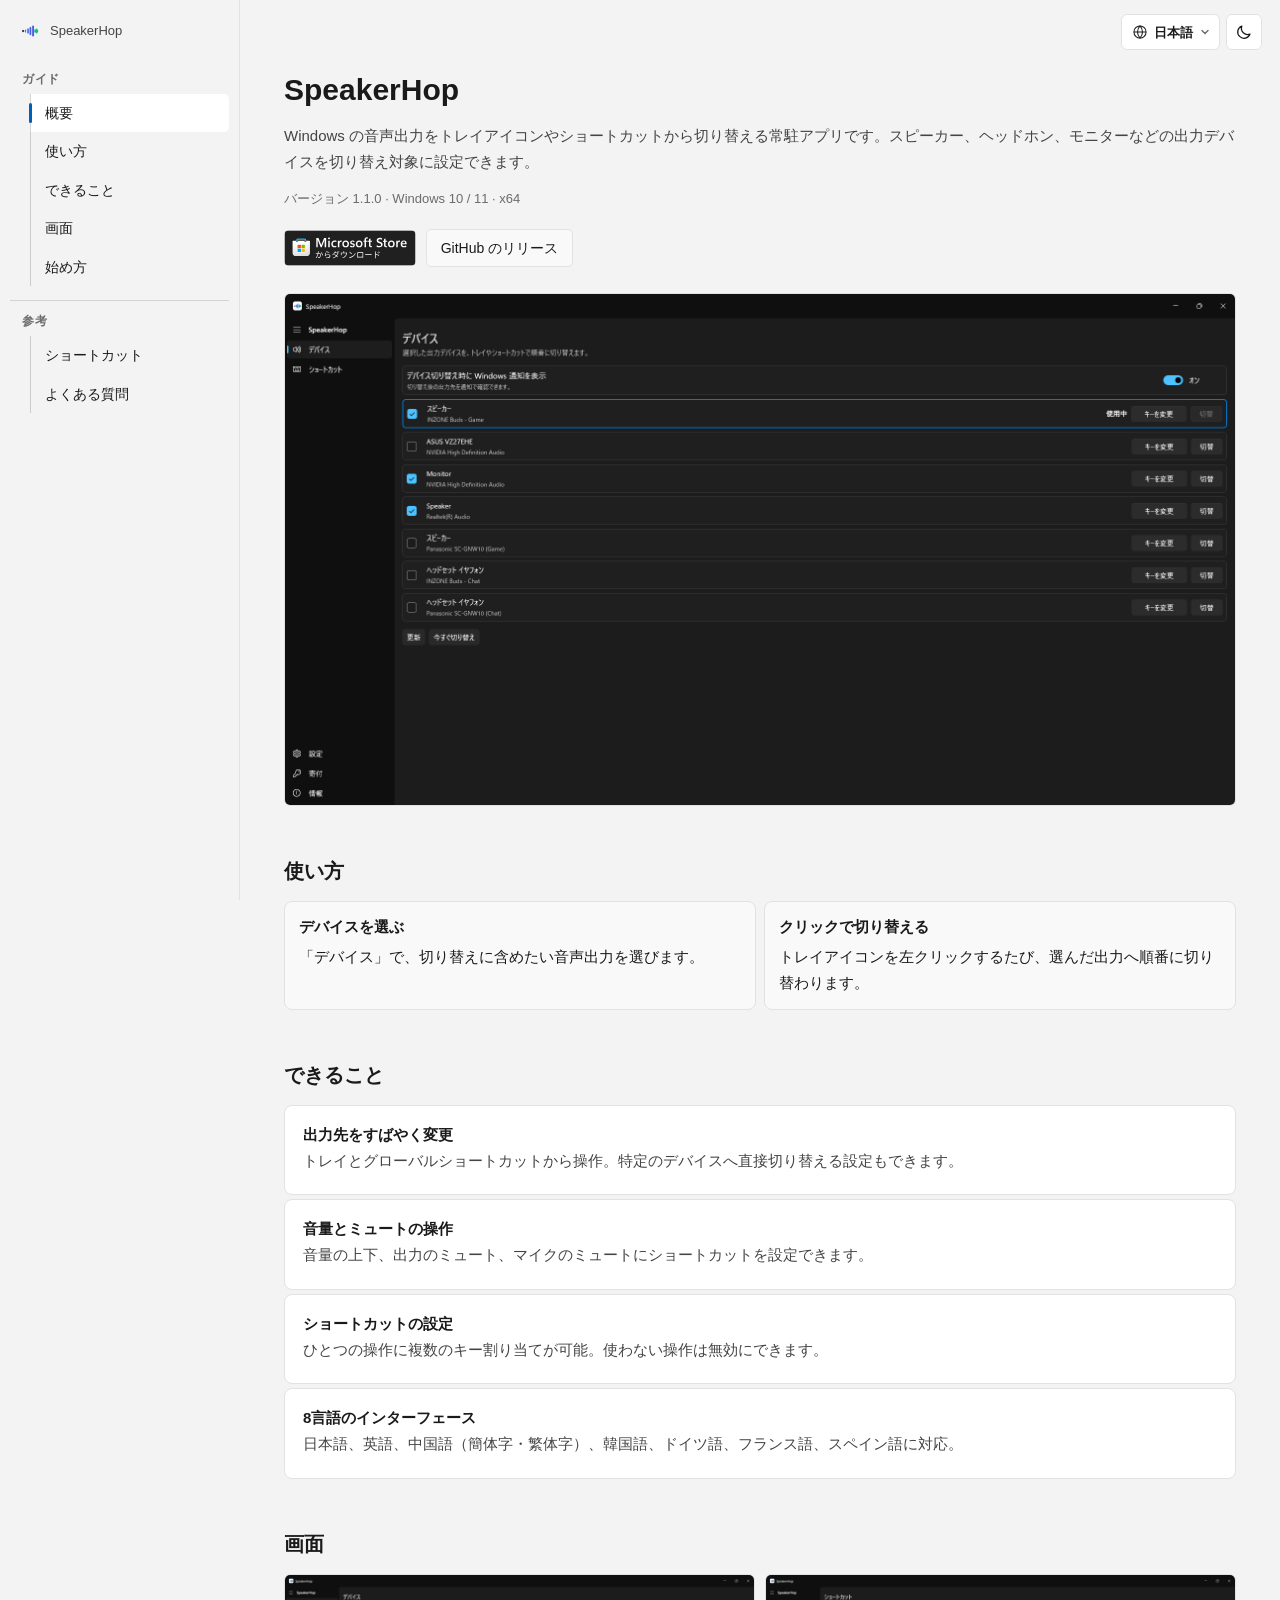
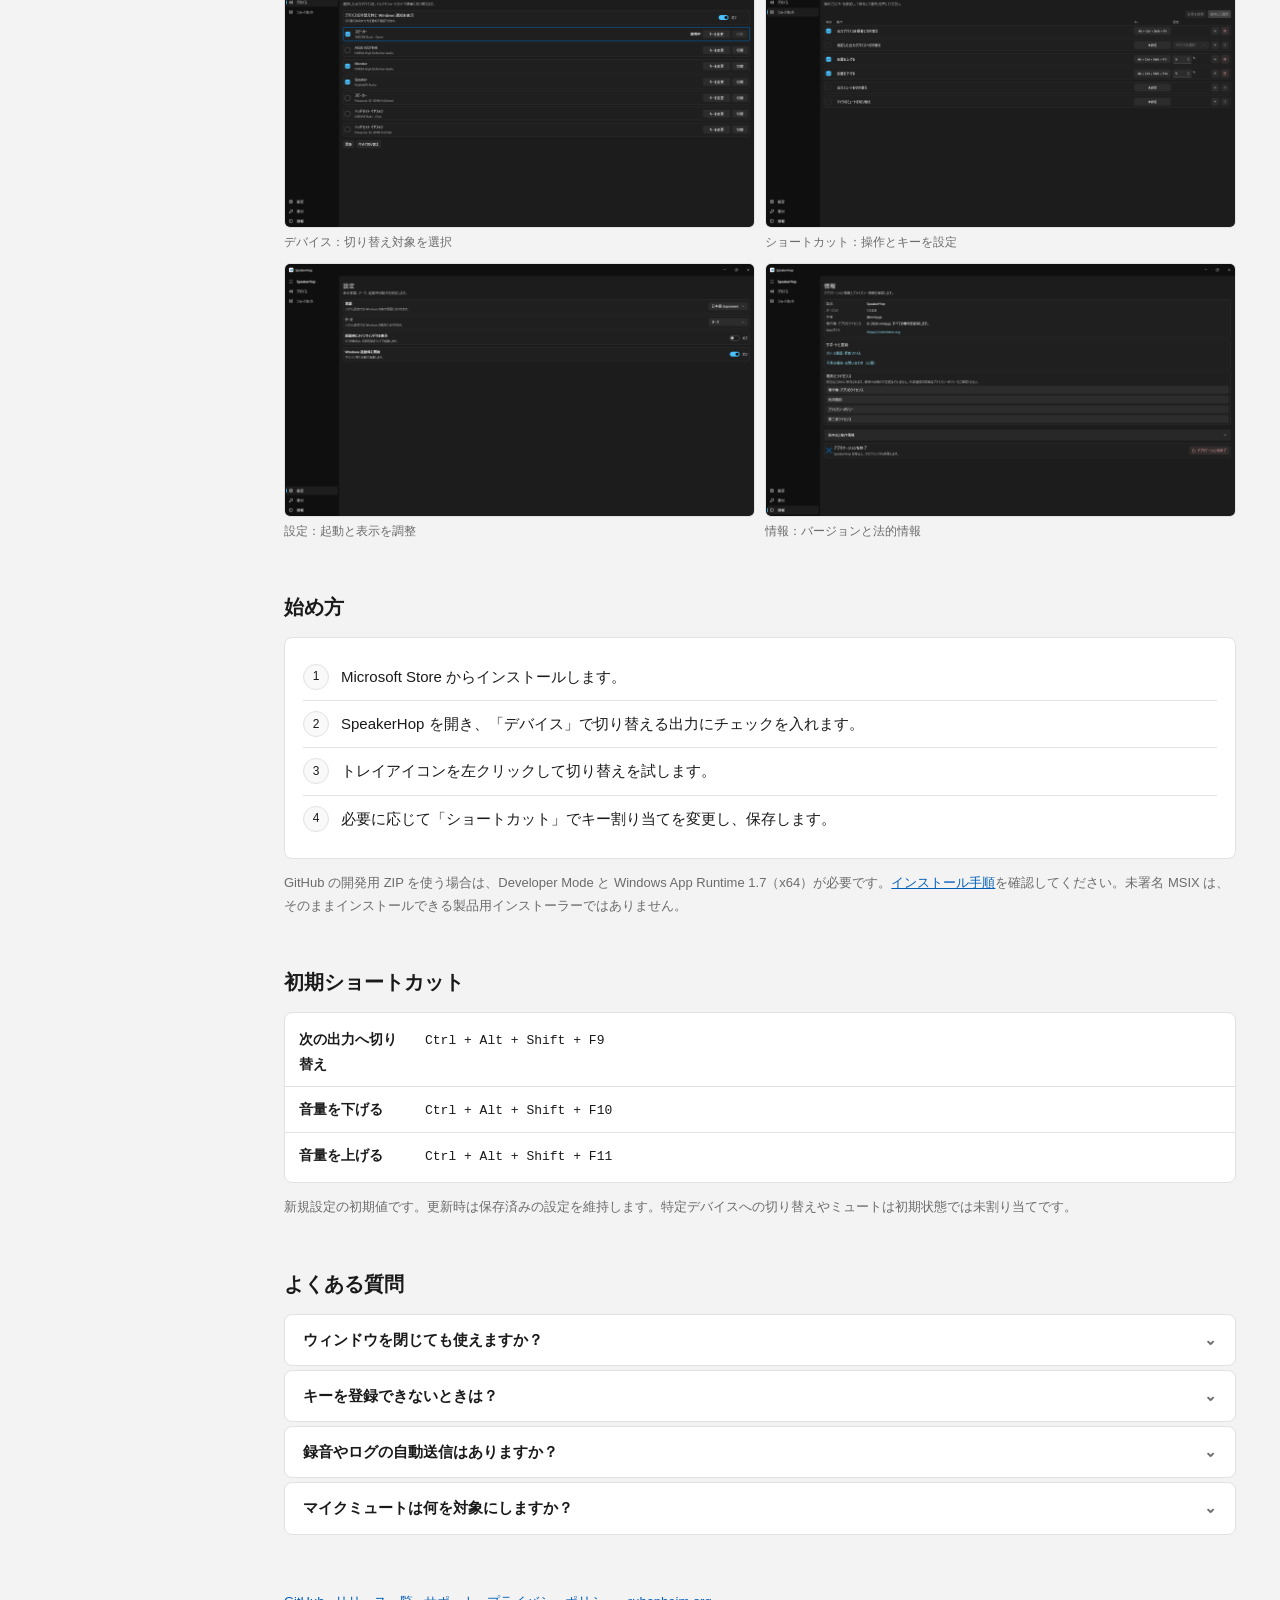
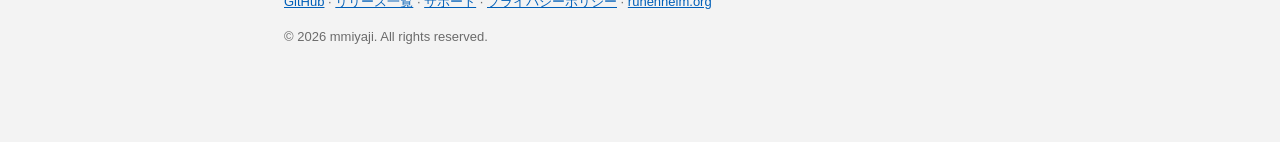
<file: index.html>
<!doctype html><html lang="ja"><head><meta charset="utf-8"><meta name="viewport" content="width=device-width,initial-scale=1"><title>SpeakerHop</title><meta name="description" content="Windows の音声出力をトレイやショートカットですばやく切り替える SpeakerHop。機能、画面、始め方をご紹介。"><meta name="color-scheme" content="dark light"><link rel="icon" href="assets/img/icon-256.png"><link rel="stylesheet" href="assets/glightbox.min.css"><link rel="stylesheet" href="assets/styles.css"><script src="assets/theme.js"></script></head><body><a data-i18n="skip" class="skip" href="#top">本文へ移動</a><div class="tools"><div class="langmenu">
<button id="lang" class="tool lang" type="button" aria-haspopup="true" aria-expanded="false" aria-controls="lang-list" aria-label="Language: 日本語" title="Language / 言語">
<svg viewBox="0 0 20 20" fill="none" stroke="currentColor" stroke-width="1.3" aria-hidden="true"><circle cx="10" cy="10" r="7.6"/><path d="M2.4 10h15.2M10 2.4c2.1 2.2 3.1 4.7 3.1 7.6s-1 5.4-3.1 7.6c-2.1-2.2-3.1-4.7-3.1-7.6s1-5.4 3.1-7.6z"/></svg>
<span id="lang-label" lang="ja">日本語</span>
<svg class="chev" viewBox="0 0 12 12" fill="none" stroke="currentColor" stroke-width="1.4" stroke-linecap="round" aria-hidden="true"><path d="M3 4.5l3 3 3-3"/></svg>
</button>
<ul id="lang-list" class="lang-list" hidden><li><a href="./" hreflang="ja" lang="ja" data-lang="ja">日本語</a></li><li><a href="?lang=en" hreflang="en" lang="en" data-lang="en">English</a></li></ul></div>
<button id="theme" class="tool theme" type="button" aria-label="表示モードを切り替え">
<svg class="sun" viewBox="0 0 20 20" fill="none" stroke="currentColor" stroke-width="1.4" stroke-linecap="round" aria-hidden="true"><circle cx="10" cy="10" r="3.6"/><path d="M10 1.8v2M10 16.2v2M1.8 10h2M16.2 10h2M4.2 4.2l1.4 1.4M14.4 14.4l1.4 1.4M4.2 15.8l1.4-1.4M14.4 5.6l1.4-1.4"/></svg>
<svg class="moon" viewBox="0 0 20 20" fill="none" stroke="currentColor" stroke-width="1.4" stroke-linejoin="round" aria-hidden="true"><path d="M16.6 12.4A7 7 0 0 1 7.6 3.4a7 7 0 1 0 9 9z"/></svg>
</button></div>
<div class="shell"><aside aria-label="Navigation"><div class="brand"><img src="assets/img/icon-256.png" alt="" width="20" height="20">SpeakerHop</div><div data-i18n="guide" class="grp">ガイド</div><a data-i18n="nav.top" href="#top">概要</a><a data-i18n="nav.how" href="#how">使い方</a><a data-i18n="nav.features" href="#features">できること</a><a data-i18n="nav.gallery" href="#gallery">画面</a><a data-i18n="nav.start" href="#start">始め方</a><div data-i18n="reference" class="grp">参考</div><a data-i18n="nav.tips" href="#tips">ショートカット</a><a data-i18n="nav.faq" href="#faq">よくある質問</a></aside><main id="top"><h1>SpeakerHop</h1><p data-i18n="intro" class="sub">Windows の音声出力をトレイアイコンやショートカットから切り替える常駐アプリです。スピーカー、ヘッドホン、モニターなどの出力デバイスを切り替え対象に設定できます。</p><p data-i18n="version" class="dim">バージョン 1.1.0 · Windows 10 / 11 · x64</p><div class="row"><a class="store" href="https://apps.microsoft.com/detail/9NVNC6TQJN0Q"><img class="on-light" src="assets/img/ms-store-badge-ja-dark.svg" data-en-src="assets/img/ms-store-badge-en-dark.svg" alt="Microsoft Store から入手" data-en-alt="Get it from Microsoft" width="132" height="36"><img class="on-dark" src="assets/img/ms-store-badge-ja-light.svg" data-en-src="assets/img/ms-store-badge-en-light.svg" alt="Microsoft Store から入手" data-en-alt="Get it from Microsoft" width="132" height="36"></a><a data-i18n="download" class="btn" href="https://github.com/mmiyaji/SpeakerHop/releases">GitHub のリリース</a></div><a class="glightbox shot-link" href="assets/img/devices-ja.png" data-en-href="assets/img/devices-en.png" data-gallery="hero"><img class="shot" src="assets/img/devices-ja.png" data-en-src="assets/img/devices-en.png" alt="切り替える出力デバイスを選択" data-en-alt="Choose output devices to cycle through" width="1920" height="1032" ></a><h2 data-i18n="how" id="how">使い方</h2><div class="state"><div class="card"><h3 data-i18n="how0" >デバイスを選ぶ</h3><p data-i18n="howp0" >「デバイス」で、切り替えに含めたい音声出力を選びます。</p></div><div class="card"><h3 data-i18n="how1" >クリックで切り替える</h3><p data-i18n="howp1" >トレイアイコンを左クリックするたび、選んだ出力へ順番に切り替わります。</p></div></div><h2 data-i18n="features" id="features">できること</h2><div class="stack"><div class="card"><h3 data-i18n="f0" >出力先をすばやく変更</h3><p data-i18n="fp0" class="sub">トレイとグローバルショートカットから操作。特定のデバイスへ直接切り替える設定もできます。</p></div><div class="card"><h3 data-i18n="f1" >音量とミュートの操作</h3><p data-i18n="fp1" class="sub">音量の上下、出力のミュート、マイクのミュートにショートカットを設定できます。</p></div><div class="card"><h3 data-i18n="f2" >ショートカットの設定</h3><p data-i18n="fp2" class="sub">ひとつの操作に複数のキー割り当てが可能。使わない操作は無効にできます。</p></div><div class="card"><h3 data-i18n="f3" >8言語のインターフェース</h3><p data-i18n="fp3" class="sub">日本語、英語、中国語（簡体字・繁体字）、韓国語、ドイツ語、フランス語、スペイン語に対応。</p></div></div><h2 data-i18n="gallery" id="gallery">画面</h2><div class="gal"><figure><a class="glightbox shot-link" href="assets/img/devices-ja.png" data-en-href="assets/img/devices-en.png" data-gallery="screens"><img class="shot" src="assets/img/devices-ja.png" data-en-src="assets/img/devices-en.png" alt="デバイス：切り替え対象を選択" data-en-alt="Devices: choose outputs" width="1920" height="1032" loading=lazy></a><figcaption data-i18n="g.devices" >デバイス：切り替え対象を選択</figcaption></figure><figure><a class="glightbox shot-link" href="assets/img/shortcuts-ja.png" data-en-href="assets/img/shortcuts-en.png" data-gallery="screens"><img class="shot" src="assets/img/shortcuts-ja.png" data-en-src="assets/img/shortcuts-en.png" alt="ショートカット：操作とキーを設定" data-en-alt="Shortcuts: configure bindings" width="1920" height="1032" loading=lazy></a><figcaption data-i18n="g.shortcuts" >ショートカット：操作とキーを設定</figcaption></figure><figure><a class="glightbox shot-link" href="assets/img/settings-ja.png" data-en-href="assets/img/settings-en.png" data-gallery="screens"><img class="shot" src="assets/img/settings-ja.png" data-en-src="assets/img/settings-en.png" alt="設定：起動と表示を調整" data-en-alt="Settings: startup and appearance" width="1920" height="1032" loading=lazy></a><figcaption data-i18n="g.settings" >設定：起動と表示を調整</figcaption></figure><figure><a class="glightbox shot-link" href="assets/img/about-ja.png" data-en-href="assets/img/about-en.png" data-gallery="screens"><img class="shot" src="assets/img/about-ja.png" data-en-src="assets/img/about-en.png" alt="情報：バージョンと法的情報" data-en-alt="About: version and legal information" width="1920" height="1032" loading=lazy></a><figcaption data-i18n="g.about" >情報：バージョンと法的情報</figcaption></figure></div><h2 data-i18n="start" id="start">始め方</h2><div class="card"><ol class="inst"><li data-i18n="step0" >Microsoft Store からインストールします。</li><li data-i18n="step1" >SpeakerHop を開き、「デバイス」で切り替える出力にチェックを入れます。</li><li data-i18n="step2" >トレイアイコンを左クリックして切り替えを試します。</li><li data-i18n="step3" >必要に応じて「ショートカット」でキー割り当てを変更し、保存します。</li></ol></div><p data-i18n="zip" class="dim">GitHub の開発用 ZIP を使う場合は、Developer Mode と Windows App Runtime 1.7（x64）が必要です。<a href="https://github.com/mmiyaji/SpeakerHop/blob/main/docs/releases/INSTALL.md">インストール手順</a>を確認してください。未署名 MSIX は、そのままインストールできる製品用インストーラーではありません。</p><h2 data-i18n="tips" id="tips">初期ショートカット</h2><div class="card flush"><table class="req"><tbody><tr><th data-i18n="key.cycle" scope="row">次の出力へ切り替え</th><td><kbd>Ctrl + Alt + Shift + F9</kbd></td></tr><tr><th data-i18n="key.down" scope="row">音量を下げる</th><td><kbd>Ctrl + Alt + Shift + F10</kbd></td></tr><tr><th data-i18n="key.up" scope="row">音量を上げる</th><td><kbd>Ctrl + Alt + Shift + F11</kbd></td></tr></tbody></table></div><p data-i18n="keynote" class="dim">新規設定の初期値です。更新時は保存済みの設定を維持します。特定デバイスへの切り替えやミュートは初期状態では未割り当てです。</p><h2 data-i18n="faq" id="faq">よくある質問</h2><details><summary data-i18n="q0" >ウィンドウを閉じても使えますか？</summary><p data-i18n="a0" >トレイから操作できます。設定ウィンドウはトレイアイコンの右クリックメニューから開けます。</p></details><details><summary data-i18n="q1" >キーを登録できないときは？</summary><p data-i18n="a1" >別のアプリが同じキーを使用している可能性があります。「ショートカット」で別の組み合わせに変更してください。</p></details><details><summary data-i18n="q2" >録音やログの自動送信はありますか？</summary><p data-i18n="a2" >音声の録音やログの自動アップロードは行いません。寄付タブでは外部のボタン画像を取得し、外部リンクはブラウザーで開きます。</p></details><details><summary data-i18n="q3" >マイクミュートは何を対象にしますか？</summary><p data-i18n="a3" >Windows の既定の入力デバイス（Multimedia ロール）を対象にします。出力ミュートとは別の操作です。</p></details><footer><a href="https://github.com/mmiyaji/SpeakerHop">GitHub</a> · <a data-i18n="releases" href="https://github.com/mmiyaji/SpeakerHop/releases">リリース一覧</a> · <a data-i18n="support" href="https://github.com/mmiyaji/SpeakerHop/issues">サポート</a> · <a data-i18n="privacy" href="privacy-policy/">プライバシーポリシー</a> · <a href="https://ruhenheim.org/">ruhenheim.org</a><p>© 2026 mmiyaji. All rights reserved.</p></footer></main></div><script src="assets/glightbox.min.js"></script><script src="assets/i18n-en.js"></script><script src="assets/site.js"></script></body></html>
</file>
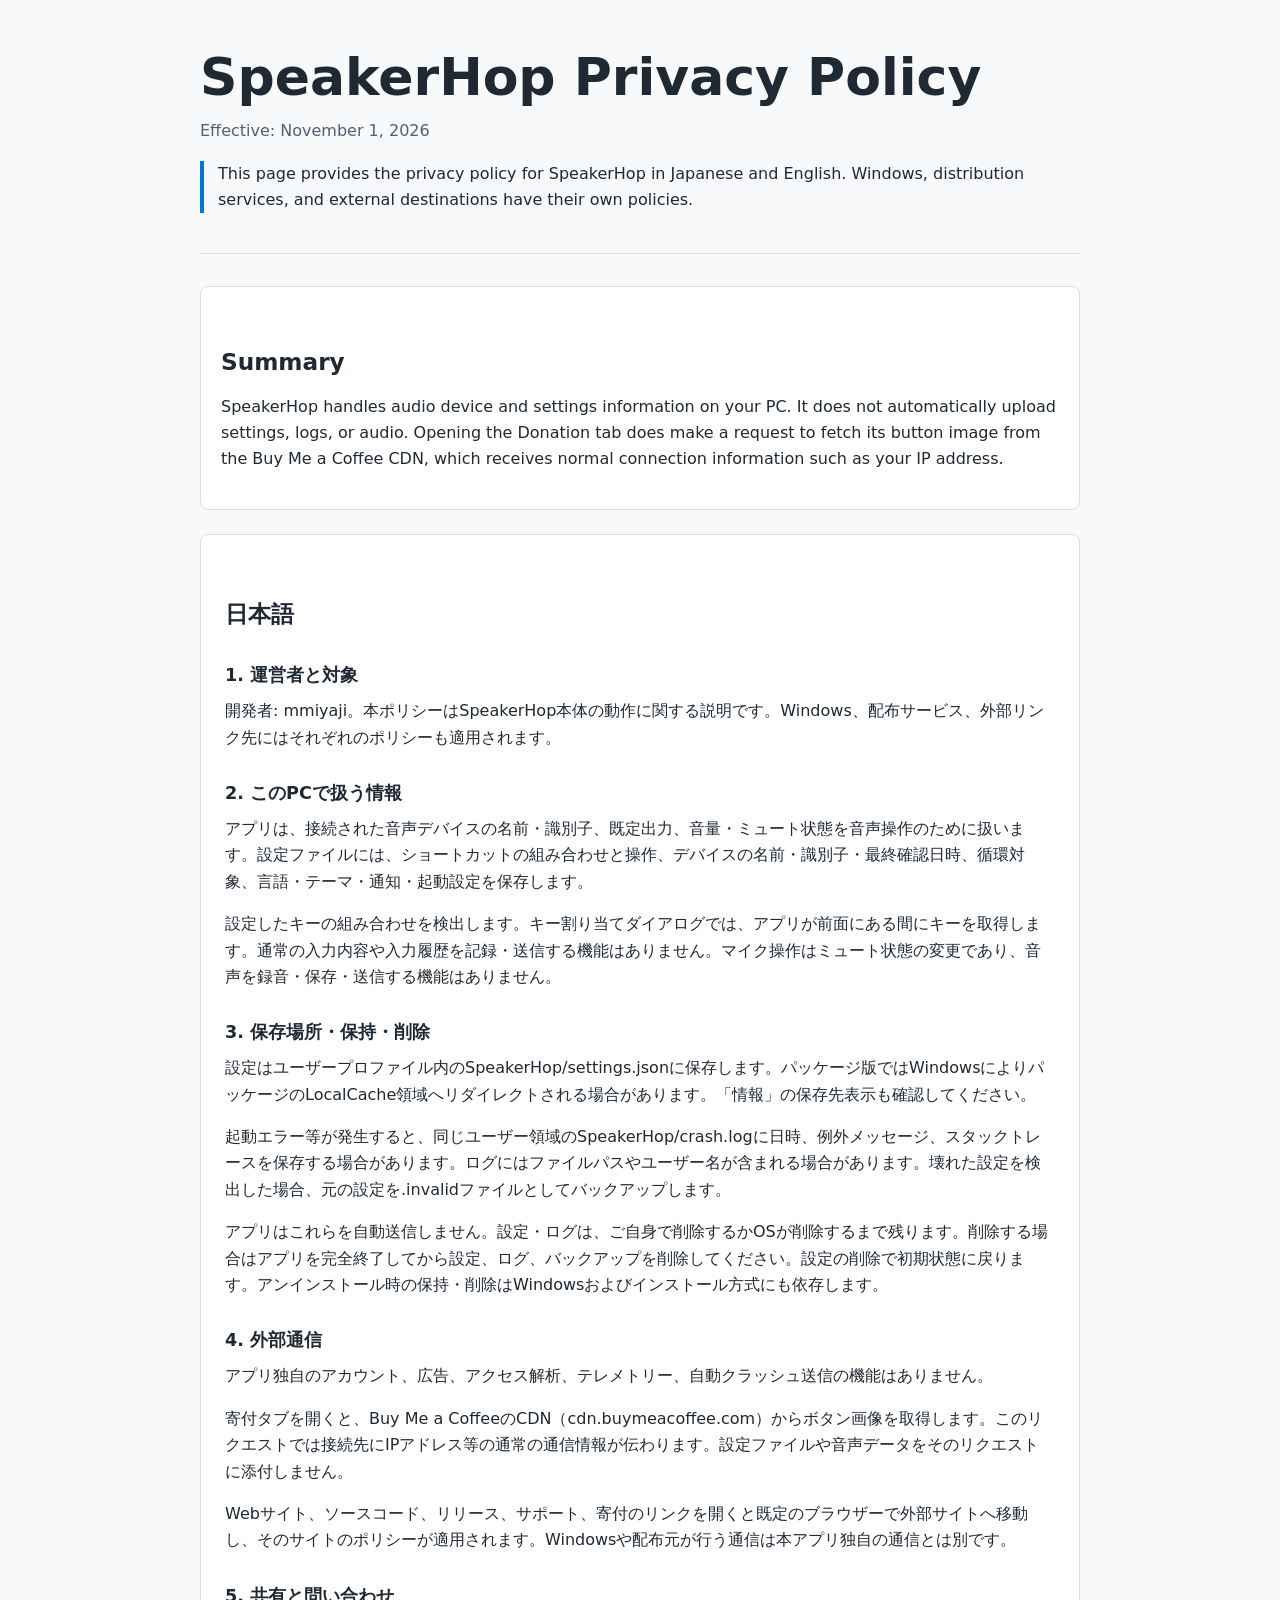
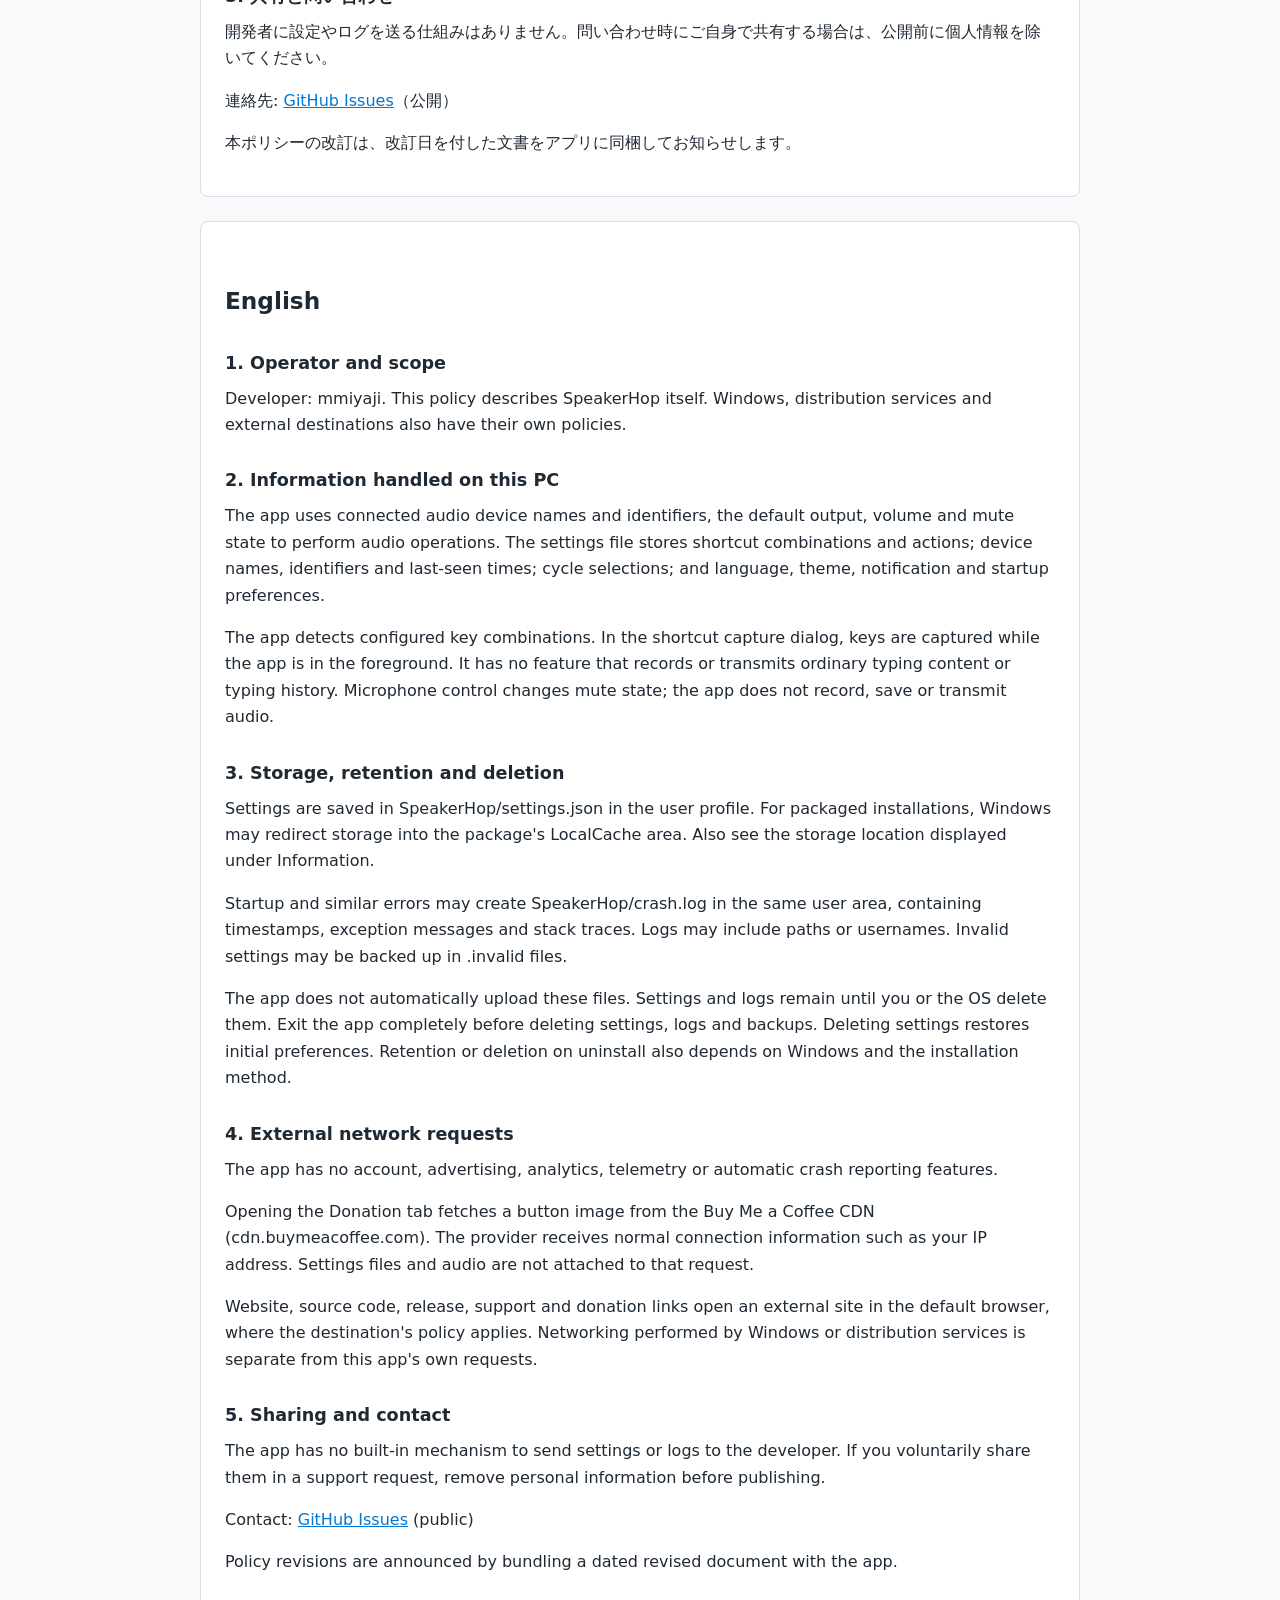
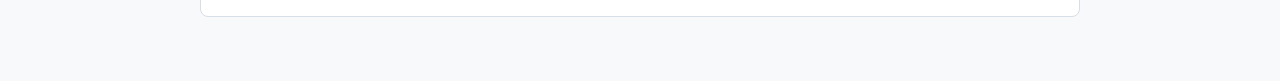
<file: privacy-policy/index.html>
<!doctype html>
<html lang="ja">
<head>
  <meta charset="utf-8">
  <meta name="viewport" content="width=device-width, initial-scale=1">
  <title>SpeakerHop Privacy Policy</title>
  <meta name="description" content="Privacy policy for SpeakerHop for Windows.">
  <style>
    :root {
      color-scheme: light dark;
      --accent: #0078d4;
      --bg: #f7f9fb;
      --fg: #1f2933;
      --muted: #52616f;
      --panel: #ffffff;
      --border: #d8dee6;
    }

    @media (prefers-color-scheme: dark) {
      :root {
        --bg: #111827;
        --fg: #f3f4f6;
        --muted: #cbd5e1;
        --panel: #1f2937;
        --border: #374151;
      }
    }

    body {
      margin: 0;
      background: var(--bg);
      color: var(--fg);
      font: 16px/1.65 system-ui, -apple-system, BlinkMacSystemFont, "Segoe UI", sans-serif;
    }

    main {
      max-width: 880px;
      margin: 0 auto;
      padding: 48px 24px 64px;
    }

    header {
      border-bottom: 1px solid var(--border);
      margin-bottom: 32px;
      padding-bottom: 24px;
    }

    h1 {
      font-size: clamp(2rem, 5vw, 3.25rem);
      line-height: 1.12;
      margin: 0 0 12px;
    }

    h2 {
      font-size: 1.45rem;
      margin: 36px 0 12px;
    }

    h3 {
      font-size: 1.1rem;
      margin: 28px 0 8px;
    }

    p, ul {
      margin: 0 0 16px;
    }

    ul {
      padding-left: 1.35rem;
    }

    a {
      color: var(--accent);
    }

    .summary {
      background: var(--panel);
      border: 1px solid var(--border);
      border-radius: 8px;
      padding: 20px;
    }

    .muted {
      color: var(--muted);
    }

    .section {
      background: var(--panel);
      border: 1px solid var(--border);
      border-radius: 8px;
      margin-top: 24px;
      padding: 24px;
    }

    .language-note {
      border-left: 4px solid var(--accent);
      padding-left: 14px;
    }
  </style>
</head>
<body>
  <main>
    <header>
      <h1>SpeakerHop Privacy Policy</h1>
      <p class="muted">Effective: November 1, 2026</p>
      <p class="language-note">This page provides the privacy policy for SpeakerHop in Japanese and English. Windows, distribution services, and external destinations have their own policies.</p>
    </header>

    <section class="summary" aria-labelledby="summary-title">
      <h2 id="summary-title">Summary</h2>
      <p>SpeakerHop handles audio device and settings information on your PC. It does not automatically upload settings, logs, or audio. Opening the Donation tab does make a request to fetch its button image from the Buy Me a Coffee CDN, which receives normal connection information such as your IP address.</p>
    </section>

    <section class="section" lang="ja" aria-labelledby="ja-title">
      <h2 id="ja-title">日本語</h2>
      <h3>1. 運営者と対象</h3>
      <p>開発者: mmiyaji。本ポリシーはSpeakerHop本体の動作に関する説明です。Windows、配布サービス、外部リンク先にはそれぞれのポリシーも適用されます。</p>
      <h3>2. このPCで扱う情報</h3>
      <p>アプリは、接続された音声デバイスの名前・識別子、既定出力、音量・ミュート状態を音声操作のために扱います。設定ファイルには、ショートカットの組み合わせと操作、デバイスの名前・識別子・最終確認日時、循環対象、言語・テーマ・通知・起動設定を保存します。</p>
      <p>設定したキーの組み合わせを検出します。キー割り当てダイアログでは、アプリが前面にある間にキーを取得します。通常の入力内容や入力履歴を記録・送信する機能はありません。マイク操作はミュート状態の変更であり、音声を録音・保存・送信する機能はありません。</p>
      <h3>3. 保存場所・保持・削除</h3>
      <p>設定はユーザープロファイル内のSpeakerHop/settings.jsonに保存します。パッケージ版ではWindowsによりパッケージのLocalCache領域へリダイレクトされる場合があります。「情報」の保存先表示も確認してください。</p>
      <p>起動エラー等が発生すると、同じユーザー領域のSpeakerHop/crash.logに日時、例外メッセージ、スタックトレースを保存する場合があります。ログにはファイルパスやユーザー名が含まれる場合があります。壊れた設定を検出した場合、元の設定を.invalidファイルとしてバックアップします。</p>
      <p>アプリはこれらを自動送信しません。設定・ログは、ご自身で削除するかOSが削除するまで残ります。削除する場合はアプリを完全終了してから設定、ログ、バックアップを削除してください。設定の削除で初期状態に戻ります。アンインストール時の保持・削除はWindowsおよびインストール方式にも依存します。</p>
      <h3>4. 外部通信</h3>
      <p>アプリ独自のアカウント、広告、アクセス解析、テレメトリー、自動クラッシュ送信の機能はありません。</p>
      <p>寄付タブを開くと、Buy Me a CoffeeのCDN（cdn.buymeacoffee.com）からボタン画像を取得します。このリクエストでは接続先にIPアドレス等の通常の通信情報が伝わります。設定ファイルや音声データをそのリクエストに添付しません。</p>
      <p>Webサイト、ソースコード、リリース、サポート、寄付のリンクを開くと既定のブラウザーで外部サイトへ移動し、そのサイトのポリシーが適用されます。Windowsや配布元が行う通信は本アプリ独自の通信とは別です。</p>
      <h3>5. 共有と問い合わせ</h3>
      <p>開発者に設定やログを送る仕組みはありません。問い合わせ時にご自身で共有する場合は、公開前に個人情報を除いてください。</p>
      <p>連絡先: <a href="https://github.com/mmiyaji/SpeakerHop/issues">GitHub Issues</a>（公開）</p>
      <p>本ポリシーの改訂は、改訂日を付した文書をアプリに同梱してお知らせします。</p>
    </section>

    <section class="section" lang="en" aria-labelledby="en-title">
      <h2 id="en-title">English</h2>
      <h3>1. Operator and scope</h3>
      <p>Developer: mmiyaji. This policy describes SpeakerHop itself. Windows, distribution services and external destinations also have their own policies.</p>
      <h3>2. Information handled on this PC</h3>
      <p>The app uses connected audio device names and identifiers, the default output, volume and mute state to perform audio operations. The settings file stores shortcut combinations and actions; device names, identifiers and last-seen times; cycle selections; and language, theme, notification and startup preferences.</p>
      <p>The app detects configured key combinations. In the shortcut capture dialog, keys are captured while the app is in the foreground. It has no feature that records or transmits ordinary typing content or typing history. Microphone control changes mute state; the app does not record, save or transmit audio.</p>
      <h3>3. Storage, retention and deletion</h3>
      <p>Settings are saved in SpeakerHop/settings.json in the user profile. For packaged installations, Windows may redirect storage into the package's LocalCache area. Also see the storage location displayed under Information.</p>
      <p>Startup and similar errors may create SpeakerHop/crash.log in the same user area, containing timestamps, exception messages and stack traces. Logs may include paths or usernames. Invalid settings may be backed up in .invalid files.</p>
      <p>The app does not automatically upload these files. Settings and logs remain until you or the OS delete them. Exit the app completely before deleting settings, logs and backups. Deleting settings restores initial preferences. Retention or deletion on uninstall also depends on Windows and the installation method.</p>
      <h3>4. External network requests</h3>
      <p>The app has no account, advertising, analytics, telemetry or automatic crash reporting features.</p>
      <p>Opening the Donation tab fetches a button image from the Buy Me a Coffee CDN (cdn.buymeacoffee.com). The provider receives normal connection information such as your IP address. Settings files and audio are not attached to that request.</p>
      <p>Website, source code, release, support and donation links open an external site in the default browser, where the destination's policy applies. Networking performed by Windows or distribution services is separate from this app's own requests.</p>
      <h3>5. Sharing and contact</h3>
      <p>The app has no built-in mechanism to send settings or logs to the developer. If you voluntarily share them in a support request, remove personal information before publishing.</p>
      <p>Contact: <a href="https://github.com/mmiyaji/SpeakerHop/issues">GitHub Issues</a> (public)</p>
      <p>Policy revisions are announced by bundling a dated revised document with the app.</p>
    </section>
  </main>
</body>
</html>
</file>
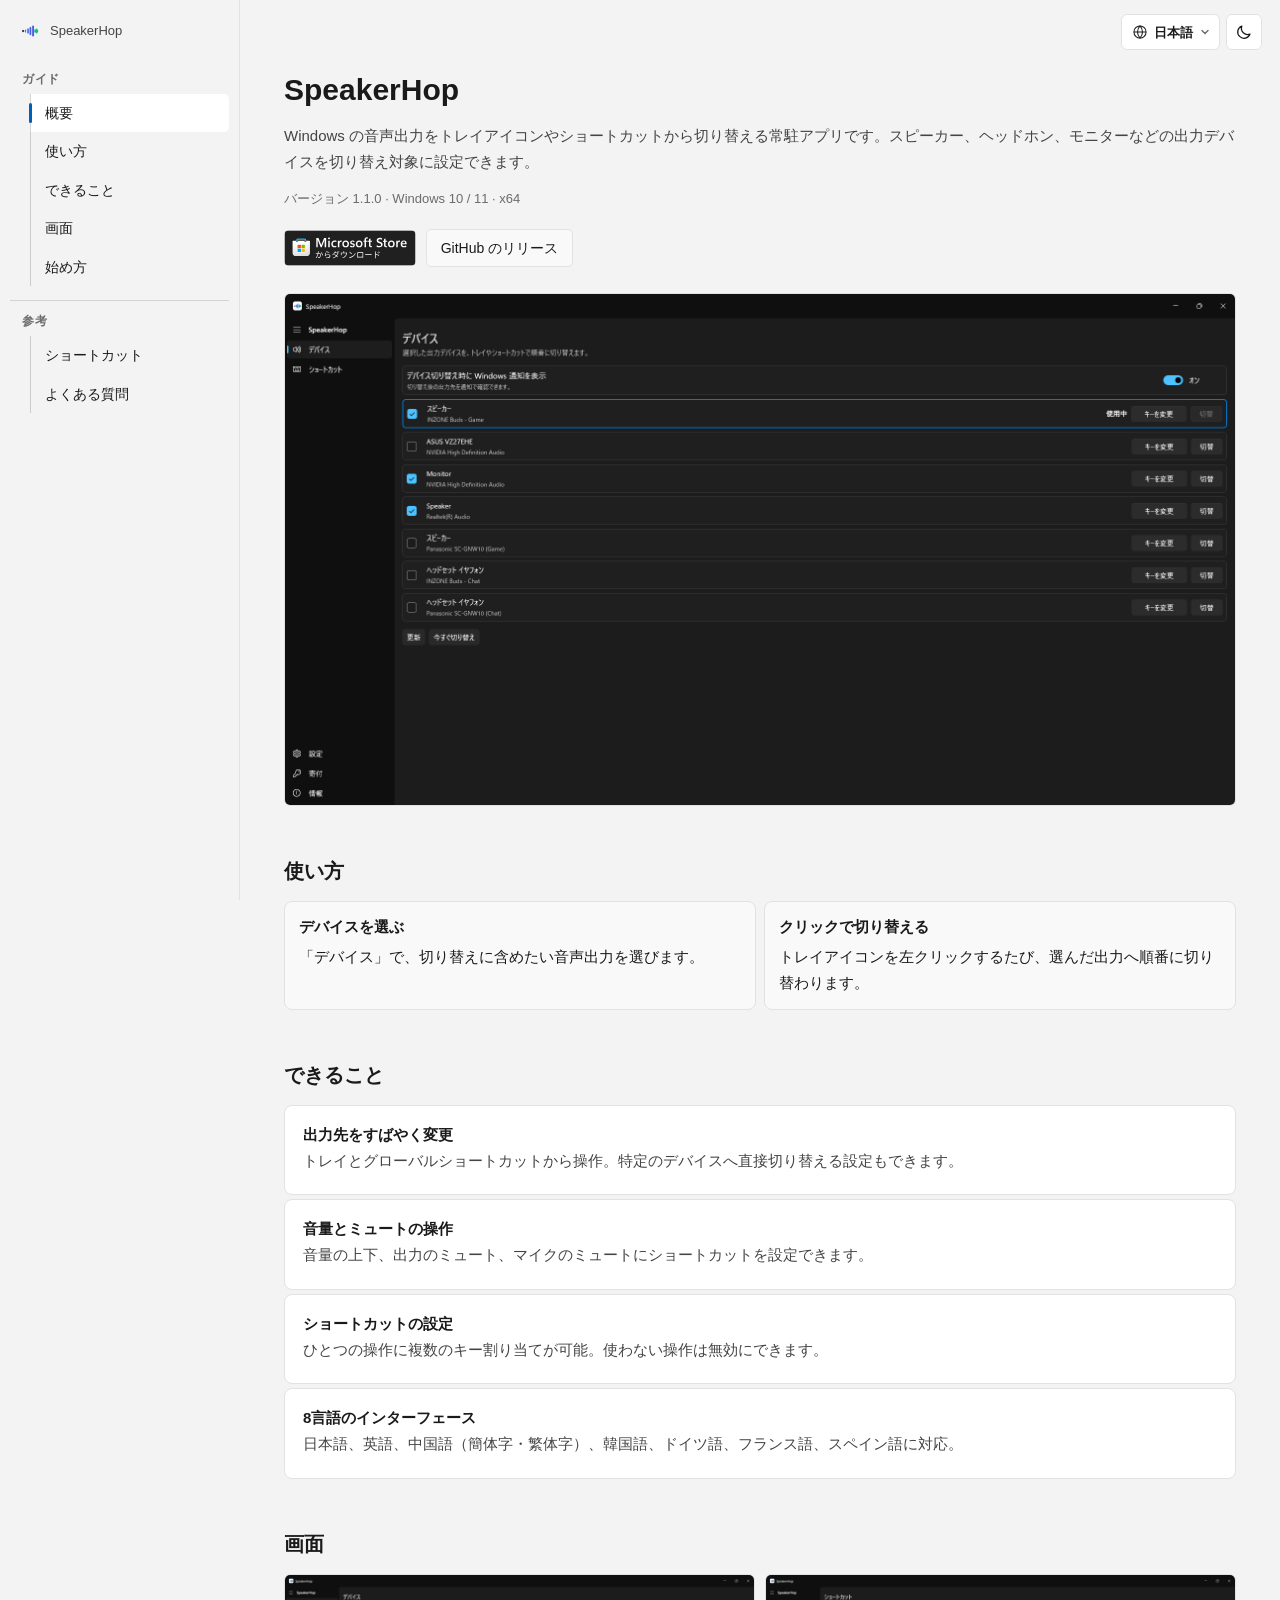
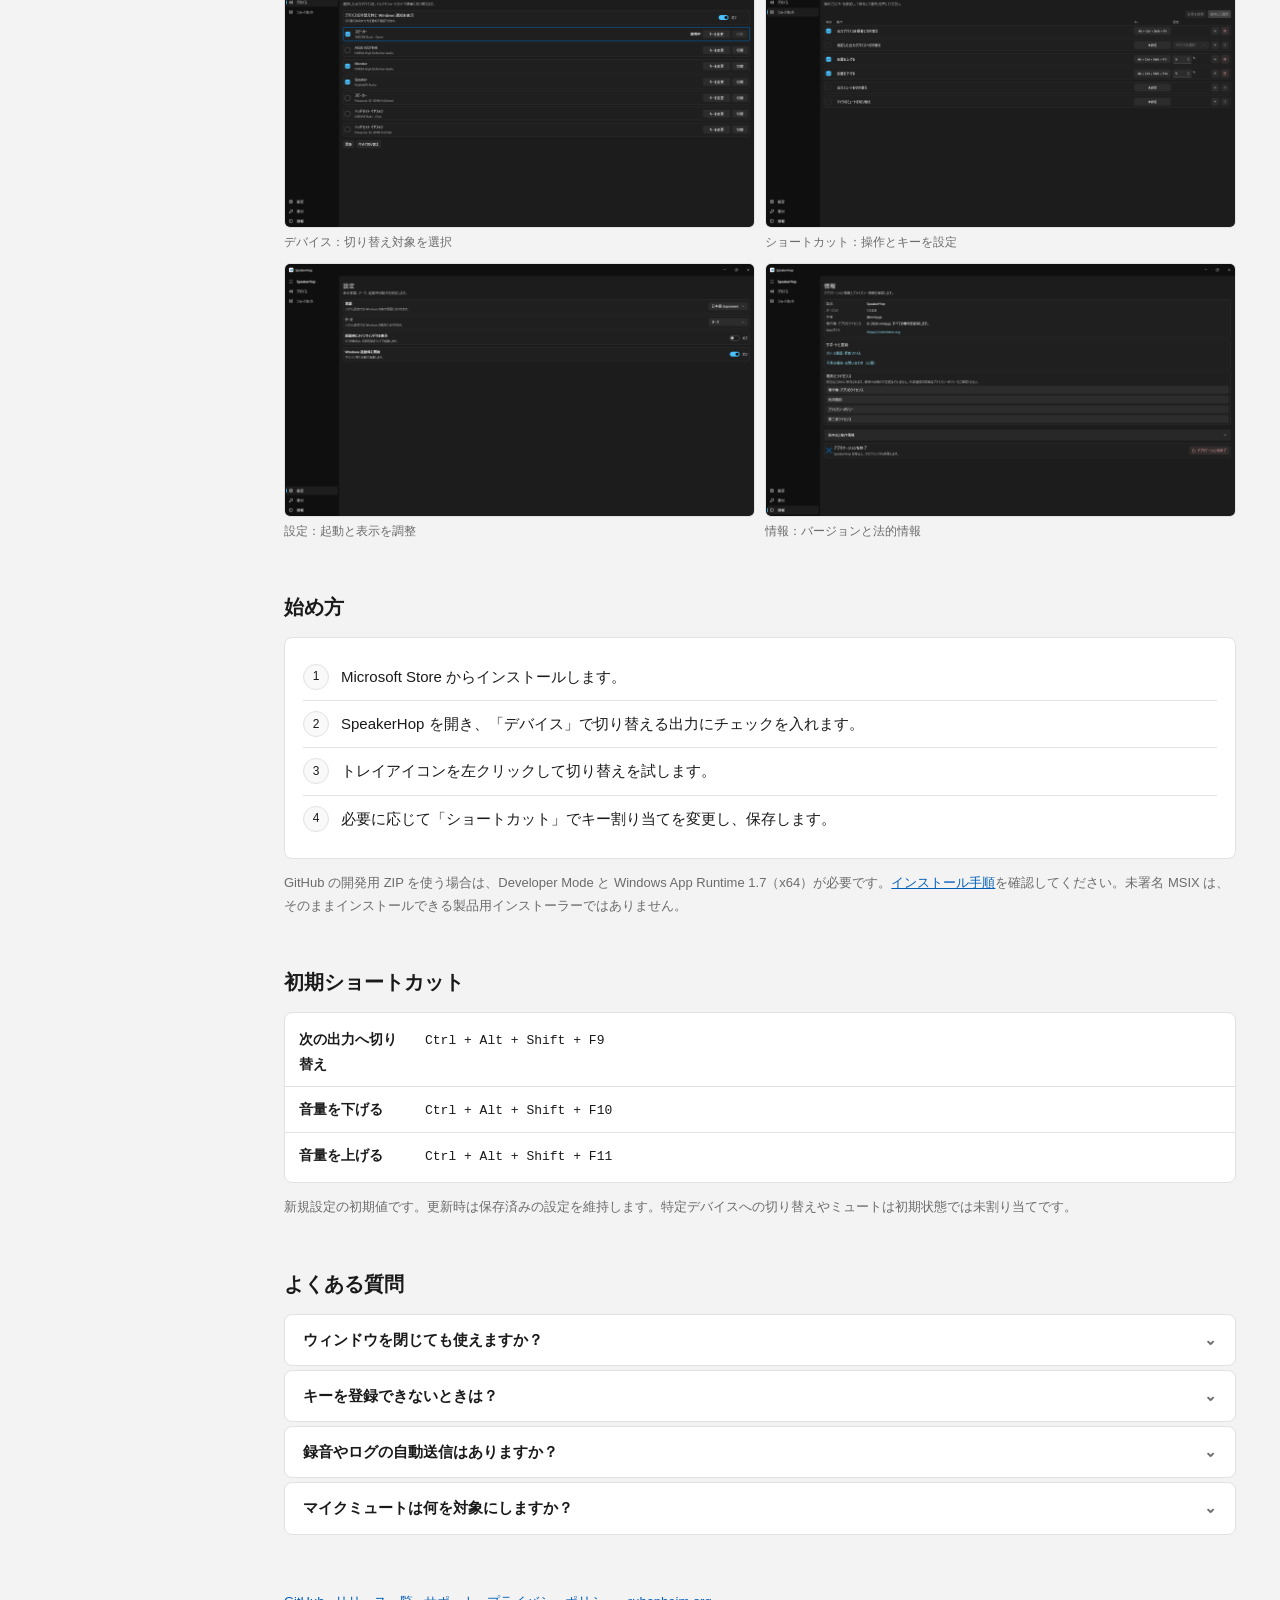
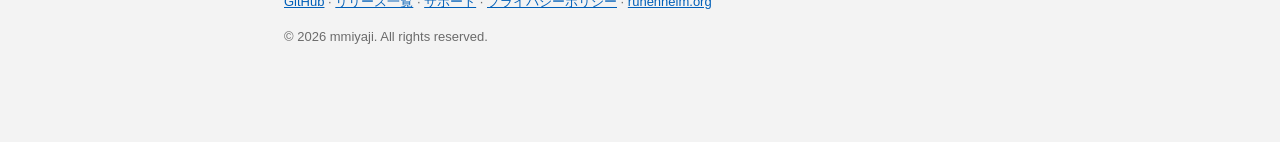
<file: site/index.html>
<!doctype html><html lang="ja"><head><meta charset="utf-8"><meta name="viewport" content="width=device-width,initial-scale=1"><title>SpeakerHop</title><link rel="canonical" href="https://speakerhop.ruhenheim.org/"><link rel="alternate" hreflang="ja" href="https://speakerhop.ruhenheim.org/"><link rel="alternate" hreflang="en" href="https://speakerhop.ruhenheim.org/?lang=en"><meta name="description" content="Windows の音声出力をトレイやショートカットですばやく切り替える SpeakerHop。機能、画面、始め方をご紹介。"><meta name="color-scheme" content="dark light"><link rel="icon" href="assets/img/icon-256.png"><link rel="stylesheet" href="assets/glightbox.min.css"><link rel="stylesheet" href="assets/styles.css"><script src="assets/theme.js"></script></head><body><a data-i18n="skip" class="skip" href="#top">本文へ移動</a><div class="tools"><div class="langmenu">
<button id="lang" class="tool lang" type="button" aria-haspopup="true" aria-expanded="false" aria-controls="lang-list" aria-label="Language: 日本語" title="Language / 言語">
<svg viewBox="0 0 20 20" fill="none" stroke="currentColor" stroke-width="1.3" aria-hidden="true"><circle cx="10" cy="10" r="7.6"/><path d="M2.4 10h15.2M10 2.4c2.1 2.2 3.1 4.7 3.1 7.6s-1 5.4-3.1 7.6c-2.1-2.2-3.1-4.7-3.1-7.6s1-5.4 3.1-7.6z"/></svg>
<span id="lang-label" lang="ja">日本語</span>
<svg class="chev" viewBox="0 0 12 12" fill="none" stroke="currentColor" stroke-width="1.4" stroke-linecap="round" aria-hidden="true"><path d="M3 4.5l3 3 3-3"/></svg>
</button>
<ul id="lang-list" class="lang-list" hidden><li><a href="./" hreflang="ja" lang="ja" data-lang="ja">日本語</a></li><li><a href="?lang=en" hreflang="en" lang="en" data-lang="en">English</a></li></ul></div>
<button id="theme" class="tool theme" type="button" aria-label="表示モードを切り替え">
<svg class="sun" viewBox="0 0 20 20" fill="none" stroke="currentColor" stroke-width="1.4" stroke-linecap="round" aria-hidden="true"><circle cx="10" cy="10" r="3.6"/><path d="M10 1.8v2M10 16.2v2M1.8 10h2M16.2 10h2M4.2 4.2l1.4 1.4M14.4 14.4l1.4 1.4M4.2 15.8l1.4-1.4M14.4 5.6l1.4-1.4"/></svg>
<svg class="moon" viewBox="0 0 20 20" fill="none" stroke="currentColor" stroke-width="1.4" stroke-linejoin="round" aria-hidden="true"><path d="M16.6 12.4A7 7 0 0 1 7.6 3.4a7 7 0 1 0 9 9z"/></svg>
</button></div>
<div class="shell"><aside aria-label="Navigation"><div class="brand"><img src="assets/img/icon-256.png" alt="" width="20" height="20">SpeakerHop</div><div data-i18n="guide" class="grp">ガイド</div><a data-i18n="nav.top" href="#top">概要</a><a data-i18n="nav.how" href="#how">使い方</a><a data-i18n="nav.features" href="#features">できること</a><a data-i18n="nav.gallery" href="#gallery">画面</a><a data-i18n="nav.start" href="#start">始め方</a><div data-i18n="reference" class="grp">参考</div><a data-i18n="nav.tips" href="#tips">ショートカット</a><a data-i18n="nav.faq" href="#faq">よくある質問</a></aside><main id="top"><h1>SpeakerHop</h1><p data-i18n="intro" class="sub">Windows の音声出力をトレイアイコンやショートカットから切り替える常駐アプリです。スピーカー、ヘッドホン、モニターなどの出力デバイスを切り替え対象に設定できます。</p><p data-i18n="version" class="dim">バージョン 1.1.0 · Windows 10 / 11 · x64</p><div class="row"><a class="store" href="https://apps.microsoft.com/detail/9NVNC6TQJN0Q"><img class="on-light" src="assets/img/ms-store-badge-ja-dark.svg" data-en-src="assets/img/ms-store-badge-en-dark.svg" alt="Microsoft Store から入手" data-en-alt="Get it from Microsoft" width="132" height="36"><img class="on-dark" src="assets/img/ms-store-badge-ja-light.svg" data-en-src="assets/img/ms-store-badge-en-light.svg" alt="Microsoft Store から入手" data-en-alt="Get it from Microsoft" width="132" height="36"></a><a data-i18n="download" class="btn" href="https://github.com/mmiyaji/SpeakerHop/releases">GitHub のリリース</a></div><a class="glightbox shot-link" href="assets/img/devices-ja.png" data-en-href="assets/img/devices-en.png" data-gallery="hero"><img class="shot" src="assets/img/devices-ja.png" data-en-src="assets/img/devices-en.png" alt="切り替える出力デバイスを選択" data-en-alt="Choose output devices to cycle through" width="1920" height="1032" ></a><h2 data-i18n="how" id="how">使い方</h2><div class="state"><div class="card"><h3 data-i18n="how0" >デバイスを選ぶ</h3><p data-i18n="howp0" >「デバイス」で、切り替えに含めたい音声出力を選びます。</p></div><div class="card"><h3 data-i18n="how1" >クリックで切り替える</h3><p data-i18n="howp1" >トレイアイコンを左クリックするたび、選んだ出力へ順番に切り替わります。</p></div></div><h2 data-i18n="features" id="features">できること</h2><div class="stack"><div class="card"><h3 data-i18n="f0" >出力先をすばやく変更</h3><p data-i18n="fp0" class="sub">トレイとグローバルショートカットから操作。特定のデバイスへ直接切り替える設定もできます。</p></div><div class="card"><h3 data-i18n="f1" >音量とミュートの操作</h3><p data-i18n="fp1" class="sub">音量の上下、出力のミュート、マイクのミュートにショートカットを設定できます。</p></div><div class="card"><h3 data-i18n="f2" >ショートカットの設定</h3><p data-i18n="fp2" class="sub">ひとつの操作に複数のキー割り当てが可能。使わない操作は無効にできます。</p></div><div class="card"><h3 data-i18n="f3" >8言語のインターフェース</h3><p data-i18n="fp3" class="sub">日本語、英語、中国語（簡体字・繁体字）、韓国語、ドイツ語、フランス語、スペイン語に対応。</p></div></div><h2 data-i18n="gallery" id="gallery">画面</h2><div class="gal"><figure><a class="glightbox shot-link" href="assets/img/devices-ja.png" data-en-href="assets/img/devices-en.png" data-gallery="screens"><img class="shot" src="assets/img/devices-ja.png" data-en-src="assets/img/devices-en.png" alt="デバイス：切り替え対象を選択" data-en-alt="Devices: choose outputs" width="1920" height="1032" loading=lazy></a><figcaption data-i18n="g.devices" >デバイス：切り替え対象を選択</figcaption></figure><figure><a class="glightbox shot-link" href="assets/img/shortcuts-ja.png" data-en-href="assets/img/shortcuts-en.png" data-gallery="screens"><img class="shot" src="assets/img/shortcuts-ja.png" data-en-src="assets/img/shortcuts-en.png" alt="ショートカット：操作とキーを設定" data-en-alt="Shortcuts: configure bindings" width="1920" height="1032" loading=lazy></a><figcaption data-i18n="g.shortcuts" >ショートカット：操作とキーを設定</figcaption></figure><figure><a class="glightbox shot-link" href="assets/img/settings-ja.png" data-en-href="assets/img/settings-en.png" data-gallery="screens"><img class="shot" src="assets/img/settings-ja.png" data-en-src="assets/img/settings-en.png" alt="設定：起動と表示を調整" data-en-alt="Settings: startup and appearance" width="1920" height="1032" loading=lazy></a><figcaption data-i18n="g.settings" >設定：起動と表示を調整</figcaption></figure><figure><a class="glightbox shot-link" href="assets/img/about-ja.png" data-en-href="assets/img/about-en.png" data-gallery="screens"><img class="shot" src="assets/img/about-ja.png" data-en-src="assets/img/about-en.png" alt="情報：バージョンと法的情報" data-en-alt="About: version and legal information" width="1920" height="1032" loading=lazy></a><figcaption data-i18n="g.about" >情報：バージョンと法的情報</figcaption></figure></div><h2 data-i18n="start" id="start">始め方</h2><div class="card"><ol class="inst"><li data-i18n="step0" >Microsoft Store からインストールします。</li><li data-i18n="step1" >SpeakerHop を開き、「デバイス」で切り替える出力にチェックを入れます。</li><li data-i18n="step2" >トレイアイコンを左クリックして切り替えを試します。</li><li data-i18n="step3" >必要に応じて「ショートカット」でキー割り当てを変更し、保存します。</li></ol></div><p data-i18n="zip" class="dim">GitHub の開発用 ZIP を使う場合は、Developer Mode と Windows App Runtime 1.7（x64）が必要です。<a href="https://github.com/mmiyaji/SpeakerHop/blob/main/docs/releases/INSTALL.md">インストール手順</a>を確認してください。未署名 MSIX は、そのままインストールできる製品用インストーラーではありません。</p><h2 data-i18n="tips" id="tips">初期ショートカット</h2><div class="card flush"><table class="req"><tbody><tr><th data-i18n="key.cycle" scope="row">次の出力へ切り替え</th><td><kbd>Ctrl + Alt + Shift + F9</kbd></td></tr><tr><th data-i18n="key.down" scope="row">音量を下げる</th><td><kbd>Ctrl + Alt + Shift + F10</kbd></td></tr><tr><th data-i18n="key.up" scope="row">音量を上げる</th><td><kbd>Ctrl + Alt + Shift + F11</kbd></td></tr></tbody></table></div><p data-i18n="keynote" class="dim">新規設定の初期値です。更新時は保存済みの設定を維持します。特定デバイスへの切り替えやミュートは初期状態では未割り当てです。</p><h2 data-i18n="faq" id="faq">よくある質問</h2><details><summary data-i18n="q0" >ウィンドウを閉じても使えますか？</summary><p data-i18n="a0" >トレイから操作できます。設定ウィンドウはトレイアイコンの右クリックメニューから開けます。</p></details><details><summary data-i18n="q1" >キーを登録できないときは？</summary><p data-i18n="a1" >別のアプリが同じキーを使用している可能性があります。「ショートカット」で別の組み合わせに変更してください。</p></details><details><summary data-i18n="q2" >録音やログの自動送信はありますか？</summary><p data-i18n="a2" >音声の録音やログの自動アップロードは行いません。寄付タブでは外部のボタン画像を取得し、外部リンクはブラウザーで開きます。</p></details><details><summary data-i18n="q3" >マイクミュートは何を対象にしますか？</summary><p data-i18n="a3" >Windows の既定の入力デバイス（Multimedia ロール）を対象にします。出力ミュートとは別の操作です。</p></details><footer><a href="https://github.com/mmiyaji/SpeakerHop">GitHub</a> · <a data-i18n="releases" href="https://github.com/mmiyaji/SpeakerHop/releases">リリース一覧</a> · <a data-i18n="support" href="https://github.com/mmiyaji/SpeakerHop/issues">サポート</a> · <a data-i18n="privacy" href="privacy-policy/">プライバシーポリシー</a> · <a href="https://ruhenheim.org/">ruhenheim.org</a><p>© 2026 mmiyaji. All rights reserved.</p></footer></main></div><script src="assets/glightbox.min.js"></script><script src="assets/i18n-en.js"></script><script src="assets/site.js"></script></body></html>
</file>
<file: assets/styles.css>
:root{--bg:#202020;--card:#2b2b2b;--card2:#323232;--fg:#ffffff;--muted:#c5c5c5;--dim:#9a9a9a;--line:#3a3a3a;--accent:#60cdff;--accent-fg:#000}
@media (prefers-color-scheme: light){:root:not([data-theme="dark"]){--bg:#f3f3f3;--card:#ffffff;--card2:#f9f9f9;--fg:#1a1a1a;--muted:#444;--dim:#6b6b6b;--line:#e2e2e2;--accent:#005fb8;--accent-fg:#fff}}
:root[data-theme="light"]{--bg:#f3f3f3;--card:#ffffff;--card2:#f9f9f9;--fg:#1a1a1a;--muted:#444;--dim:#6b6b6b;--line:#e2e2e2;--accent:#005fb8;--accent-fg:#fff}
*{box-sizing:border-box}html{scroll-behavior:smooth}
body{margin:0;background:var(--bg);color:var(--fg);font:15px/1.75 "Segoe UI Variable Text","Segoe UI","Yu Gothic UI","Hiragino Sans","Noto Sans JP",sans-serif}
a{color:var(--accent)}code{font-family:"Cascadia Mono",Consolas,"SFMono-Regular",monospace;font-size:.88em;background:var(--card2);border:1px solid var(--line);padding:0 .35em;border-radius:4px}
.shell{display:grid;grid-template-columns:240px minmax(0,1fr);min-height:100vh}
aside{position:sticky;top:0;height:100vh;padding:14px 10px;border-right:1px solid var(--line)}
.brand{display:flex;gap:10px;align-items:center;padding:6px 10px 18px;font-size:13px;color:var(--muted)}.brand img{width:20px}
aside .grp{font-size:12px;font-weight:600;letter-spacing:.06em;color:var(--dim);margin:14px 0 2px;padding:10px 12px 2px;border-top:1px solid color-mix(in srgb,var(--fg) 14%,transparent);cursor:default;user-select:none}aside .grp~a{margin-left:20px;padding-left:14px;border-left:1px solid color-mix(in srgb,var(--fg) 18%,transparent);border-radius:0 5px 5px 0}aside .grp~a.on::before{left:-2px}aside .brand+.grp{border-top:0;margin-top:2px;padding-top:6px}
aside a{display:block;padding:7px 12px;border-radius:5px;color:var(--fg);text-decoration:none;font-size:14px;position:relative}
aside a:hover{background:var(--card)}
aside a.on{background:var(--card)}aside a.on::before{content:"";position:absolute;left:0;top:9px;bottom:9px;width:3px;border-radius:2px;background:var(--accent)}
main{padding:36px 44px 80px;max-width:1040px}
h1{font-size:30px;font-weight:600;margin:0 0 6px}h2{font-size:20px;font-weight:600;margin:48px 0 12px}h3{font-size:15px;font-weight:600;margin:0}
.sub{color:var(--muted);margin:0 0 4px}.dim{color:var(--dim);font-size:13px}
.card{background:var(--card);border:1px solid var(--line);border-radius:8px;padding:16px 18px}
.row{display:flex;gap:10px;flex-wrap:wrap;margin:18px 0 26px}
.btn{display:inline-flex;align-items:center;padding:6px 14px;border-radius:5px;border:1px solid var(--line);background:var(--card2);color:var(--fg);text-decoration:none;font-size:14px}
.btn.accent{background:var(--accent);border-color:var(--accent);color:var(--accent-fg)}
.shot{width:100%;display:block;border-radius:6px;border:1px solid var(--line)}.shot-link{display:block;cursor:zoom-in}
.state{display:grid;grid-template-columns:repeat(2,minmax(0,1fr));gap:8px;margin-top:10px}
.state .card{padding:12px 14px;background:var(--card2)}
.state h3{display:flex;gap:8px;align-items:baseline}.state h3 span{color:var(--accent);font-family:"Cascadia Mono",monospace;font-size:13px}
.stack>.card+.card{margin-top:4px}
.exp{padding:0}.exp>.head{display:grid;grid-template-columns:minmax(0,1fr) 300px;gap:20px;padding:16px 18px;align-items:center}
.exp p{margin:2px 0 0;color:var(--muted);font-size:14px}
.gal{display:grid;grid-template-columns:repeat(3,minmax(0,1fr));gap:10px}.gal figure{margin:0}.gal figcaption{font-size:12px;color:var(--dim);margin-top:4px}
table.req{width:100%;border-collapse:collapse;font-size:14px}table.req th,table.req td{padding:10px 14px;text-align:left;border-top:1px solid var(--line);vertical-align:top}table.req tr:first-child th,table.req tr:first-child td{border-top:0}table.req th{width:9em;font-weight:600}
ol.inst{margin:0;padding:0;list-style:none;counter-reset:n}ol.inst li{counter-increment:n;display:grid;grid-template-columns:28px 1fr;gap:10px;padding:10px 0;border-top:1px solid var(--line)}ol.inst li:first-child{border-top:0}
ol.inst li::before{content:counter(n);width:24px;height:24px;border-radius:50%;background:var(--card2);border:1px solid var(--line);display:grid;place-items:center;font-size:12px}
.tips{display:grid;grid-template-columns:repeat(2,minmax(0,1fr));gap:8px}.tips p{margin:4px 0 0;color:var(--muted);font-size:14px}
details{background:var(--card);border:1px solid var(--line);border-radius:8px;margin-bottom:4px}summary{cursor:pointer;padding:12px 18px;font-weight:600;list-style:none;display:flex;justify-content:space-between}
summary::after{content:"⌄";color:var(--dim)}details[open] summary::after{content:"⌃"}details p{margin:0;padding:0 18px 14px;color:var(--muted)}
footer{margin-top:56px;color:var(--dim);font-size:13px}
.row{align-items:center}.store{display:inline-flex;border-radius:5px}.store img{display:block;height:36px;width:auto}
.store:focus-visible{outline:2px solid var(--accent);outline-offset:2px}
.store .on-light{display:none}
:root[data-theme="light"] .store .on-light{display:block}:root[data-theme="light"] .store .on-dark{display:none}
@media (prefers-color-scheme: light){:root:not([data-theme="dark"]) .store .on-light{display:block}:root:not([data-theme="dark"]) .store .on-dark{display:none}}
.tools{position:fixed;top:14px;right:18px;z-index:10;display:flex;gap:6px}.tool{height:36px;min-width:36px;display:grid;place-items:center;border-radius:6px;border:1px solid var(--line);background:var(--card);color:var(--fg);cursor:pointer;padding:0 8px;font:600 13px/1 "Segoe UI","Yu Gothic UI",sans-serif;text-decoration:none}
.tool:hover{background:var(--card2)}.tool:focus-visible{outline:2px solid var(--accent);outline-offset:2px}
.theme svg{width:18px;height:18px}.theme .sun{display:none}
:root[data-theme="dark"] .theme .sun{display:block}:root[data-theme="dark"] .theme .moon{display:none}
@media (prefers-color-scheme: dark){:root:not([data-theme="light"]) .theme .sun{display:block}:root:not([data-theme="light"]) .theme .moon{display:none}}
@media (max-width:860px){.tools{top:8px;right:10px}aside{padding-right:100px}}
@media (max-width:860px){.shell{grid-template-columns:1fr}aside{position:static;height:auto;display:flex;overflow-x:auto;gap:4px;padding:8px;border-right:0;border-bottom:1px solid var(--line)}aside .grp,.brand{display:none}aside .grp~a{margin-left:0;padding-left:12px;border-left:0;border-radius:5px}aside a{white-space:nowrap}main{padding:24px 16px 64px}.exp>.head{grid-template-columns:1fr}.state,.tips{grid-template-columns:1fr}.gal{grid-template-columns:1fr 1fr}}

.skip{position:absolute;left:-9999px}.skip:focus{left:16px;top:12px;z-index:20;background:var(--card);padding:6px 10px;border-radius:5px}
img{max-width:100%;height:auto}
.flush{padding:4px 0}.gap{margin-top:8px}.state .card p{margin:4px 0 0}
html.en-pending body{visibility:hidden}
.tool.lang{display:inline-flex;align-items:center;gap:6px;padding:0 8px 0 10px}.tool.lang svg{width:16px;height:16px;flex:none}
.tool.lang svg.chev{width:12px;height:12px;color:var(--dim)}.tool.lang[aria-expanded="true"] svg.chev{transform:rotate(180deg)}
.langmenu{position:relative}
.lang-list{position:absolute;right:0;top:calc(100% + 4px);min-width:140px;margin:0;padding:4px;list-style:none;background:var(--card);border:1px solid var(--line);border-radius:8px;box-shadow:0 8px 24px rgba(0,0,0,.28)}
.lang-list[hidden]{display:none}
.lang-list a{display:flex;align-items:center;gap:8px;padding:7px 10px;border-radius:5px;color:var(--fg);text-decoration:none;font-size:14px}
.lang-list a::before{content:"";width:3px;height:14px;border-radius:2px;background:transparent}
.lang-list a[aria-current="true"]::before{background:var(--accent)}
.lang-list a:hover,.lang-list a:focus-visible{background:var(--card2);outline:none}

/* Keep horizontal navigation clear of the language and theme controls. */
@media (max-width:860px){aside{padding-top:52px}}

main{padding-top:64px}h2{scroll-margin-top:24px}a:focus-visible,summary:focus-visible{outline:2px solid var(--accent);outline-offset:3px}.req td{overflow-wrap:anywhere}kbd{font:13px/1.6 Consolas,monospace}.gal{grid-template-columns:repeat(2,minmax(0,1fr))}@media(max-width:480px){.gal{grid-template-columns:1fr}.req th{width:7em}.req th,.req td{padding:10px}main{padding-top:24px}}@media(prefers-reduced-motion:reduce){html{scroll-behavior:auto}}
</file>
<file: site/assets/styles.css>
:root{--bg:#202020;--card:#2b2b2b;--card2:#323232;--fg:#ffffff;--muted:#c5c5c5;--dim:#9a9a9a;--line:#3a3a3a;--accent:#60cdff;--accent-fg:#000}
@media (prefers-color-scheme: light){:root:not([data-theme="dark"]){--bg:#f3f3f3;--card:#ffffff;--card2:#f9f9f9;--fg:#1a1a1a;--muted:#444;--dim:#6b6b6b;--line:#e2e2e2;--accent:#005fb8;--accent-fg:#fff}}
:root[data-theme="light"]{--bg:#f3f3f3;--card:#ffffff;--card2:#f9f9f9;--fg:#1a1a1a;--muted:#444;--dim:#6b6b6b;--line:#e2e2e2;--accent:#005fb8;--accent-fg:#fff}
*{box-sizing:border-box}html{scroll-behavior:smooth}
body{margin:0;background:var(--bg);color:var(--fg);font:15px/1.75 "Segoe UI Variable Text","Segoe UI","Yu Gothic UI","Hiragino Sans","Noto Sans JP",sans-serif}
a{color:var(--accent)}code{font-family:"Cascadia Mono",Consolas,"SFMono-Regular",monospace;font-size:.88em;background:var(--card2);border:1px solid var(--line);padding:0 .35em;border-radius:4px}
.shell{display:grid;grid-template-columns:240px minmax(0,1fr);min-height:100vh}
aside{position:sticky;top:0;height:100vh;padding:14px 10px;border-right:1px solid var(--line)}
.brand{display:flex;gap:10px;align-items:center;padding:6px 10px 18px;font-size:13px;color:var(--muted)}.brand img{width:20px}
aside .grp{font-size:12px;font-weight:600;letter-spacing:.06em;color:var(--dim);margin:14px 0 2px;padding:10px 12px 2px;border-top:1px solid color-mix(in srgb,var(--fg) 14%,transparent);cursor:default;user-select:none}aside .grp~a{margin-left:20px;padding-left:14px;border-left:1px solid color-mix(in srgb,var(--fg) 18%,transparent);border-radius:0 5px 5px 0}aside .grp~a.on::before{left:-2px}aside .brand+.grp{border-top:0;margin-top:2px;padding-top:6px}
aside a{display:block;padding:7px 12px;border-radius:5px;color:var(--fg);text-decoration:none;font-size:14px;position:relative}
aside a:hover{background:var(--card)}
aside a.on{background:var(--card)}aside a.on::before{content:"";position:absolute;left:0;top:9px;bottom:9px;width:3px;border-radius:2px;background:var(--accent)}
main{padding:36px 44px 80px;max-width:1040px}
h1{font-size:30px;font-weight:600;margin:0 0 6px}h2{font-size:20px;font-weight:600;margin:48px 0 12px}h3{font-size:15px;font-weight:600;margin:0}
.sub{color:var(--muted);margin:0 0 4px}.dim{color:var(--dim);font-size:13px}
.card{background:var(--card);border:1px solid var(--line);border-radius:8px;padding:16px 18px}
.row{display:flex;gap:10px;flex-wrap:wrap;margin:18px 0 26px}
.btn{display:inline-flex;align-items:center;padding:6px 14px;border-radius:5px;border:1px solid var(--line);background:var(--card2);color:var(--fg);text-decoration:none;font-size:14px}
.btn.accent{background:var(--accent);border-color:var(--accent);color:var(--accent-fg)}
.shot{width:100%;display:block;border-radius:6px;border:1px solid var(--line)}.shot-link{display:block;cursor:zoom-in}
.state{display:grid;grid-template-columns:repeat(2,minmax(0,1fr));gap:8px;margin-top:10px}
.state .card{padding:12px 14px;background:var(--card2)}
.state h3{display:flex;gap:8px;align-items:baseline}.state h3 span{color:var(--accent);font-family:"Cascadia Mono",monospace;font-size:13px}
.stack>.card+.card{margin-top:4px}
.exp{padding:0}.exp>.head{display:grid;grid-template-columns:minmax(0,1fr) 300px;gap:20px;padding:16px 18px;align-items:center}
.exp p{margin:2px 0 0;color:var(--muted);font-size:14px}
.gal{display:grid;grid-template-columns:repeat(3,minmax(0,1fr));gap:10px}.gal figure{margin:0}.gal figcaption{font-size:12px;color:var(--dim);margin-top:4px}
table.req{width:100%;border-collapse:collapse;font-size:14px}table.req th,table.req td{padding:10px 14px;text-align:left;border-top:1px solid var(--line);vertical-align:top}table.req tr:first-child th,table.req tr:first-child td{border-top:0}table.req th{width:9em;font-weight:600}
ol.inst{margin:0;padding:0;list-style:none;counter-reset:n}ol.inst li{counter-increment:n;display:grid;grid-template-columns:28px 1fr;gap:10px;padding:10px 0;border-top:1px solid var(--line)}ol.inst li:first-child{border-top:0}
ol.inst li::before{content:counter(n);width:24px;height:24px;border-radius:50%;background:var(--card2);border:1px solid var(--line);display:grid;place-items:center;font-size:12px}
.tips{display:grid;grid-template-columns:repeat(2,minmax(0,1fr));gap:8px}.tips p{margin:4px 0 0;color:var(--muted);font-size:14px}
details{background:var(--card);border:1px solid var(--line);border-radius:8px;margin-bottom:4px}summary{cursor:pointer;padding:12px 18px;font-weight:600;list-style:none;display:flex;justify-content:space-between}
summary::after{content:"⌄";color:var(--dim)}details[open] summary::after{content:"⌃"}details p{margin:0;padding:0 18px 14px;color:var(--muted)}
footer{margin-top:56px;color:var(--dim);font-size:13px}
.row{align-items:center}.store{display:inline-flex;border-radius:5px}.store img{display:block;height:36px;width:auto}
.store:focus-visible{outline:2px solid var(--accent);outline-offset:2px}
.store .on-light{display:none}
:root[data-theme="light"] .store .on-light{display:block}:root[data-theme="light"] .store .on-dark{display:none}
@media (prefers-color-scheme: light){:root:not([data-theme="dark"]) .store .on-light{display:block}:root:not([data-theme="dark"]) .store .on-dark{display:none}}
.tools{position:fixed;top:14px;right:18px;z-index:10;display:flex;gap:6px}.tool{height:36px;min-width:36px;display:grid;place-items:center;border-radius:6px;border:1px solid var(--line);background:var(--card);color:var(--fg);cursor:pointer;padding:0 8px;font:600 13px/1 "Segoe UI","Yu Gothic UI",sans-serif;text-decoration:none}
.tool:hover{background:var(--card2)}.tool:focus-visible{outline:2px solid var(--accent);outline-offset:2px}
.theme svg{width:18px;height:18px}.theme .sun{display:none}
:root[data-theme="dark"] .theme .sun{display:block}:root[data-theme="dark"] .theme .moon{display:none}
@media (prefers-color-scheme: dark){:root:not([data-theme="light"]) .theme .sun{display:block}:root:not([data-theme="light"]) .theme .moon{display:none}}
@media (max-width:860px){.tools{top:8px;right:10px}aside{padding-right:100px}}
@media (max-width:860px){.shell{grid-template-columns:1fr}aside{position:static;height:auto;display:flex;overflow-x:auto;gap:4px;padding:8px;border-right:0;border-bottom:1px solid var(--line)}aside .grp,.brand{display:none}aside .grp~a{margin-left:0;padding-left:12px;border-left:0;border-radius:5px}aside a{white-space:nowrap}main{padding:24px 16px 64px}.exp>.head{grid-template-columns:1fr}.state,.tips{grid-template-columns:1fr}.gal{grid-template-columns:1fr 1fr}}

.skip{position:absolute;left:-9999px}.skip:focus{left:16px;top:12px;z-index:20;background:var(--card);padding:6px 10px;border-radius:5px}
img{max-width:100%;height:auto}
.flush{padding:4px 0}.gap{margin-top:8px}.state .card p{margin:4px 0 0}
html.en-pending body{visibility:hidden}
.tool.lang{display:inline-flex;align-items:center;gap:6px;padding:0 8px 0 10px}.tool.lang svg{width:16px;height:16px;flex:none}
.tool.lang svg.chev{width:12px;height:12px;color:var(--dim)}.tool.lang[aria-expanded="true"] svg.chev{transform:rotate(180deg)}
.langmenu{position:relative}
.lang-list{position:absolute;right:0;top:calc(100% + 4px);min-width:140px;margin:0;padding:4px;list-style:none;background:var(--card);border:1px solid var(--line);border-radius:8px;box-shadow:0 8px 24px rgba(0,0,0,.28)}
.lang-list[hidden]{display:none}
.lang-list a{display:flex;align-items:center;gap:8px;padding:7px 10px;border-radius:5px;color:var(--fg);text-decoration:none;font-size:14px}
.lang-list a::before{content:"";width:3px;height:14px;border-radius:2px;background:transparent}
.lang-list a[aria-current="true"]::before{background:var(--accent)}
.lang-list a:hover,.lang-list a:focus-visible{background:var(--card2);outline:none}

/* Keep horizontal navigation clear of the language and theme controls. */
@media (max-width:860px){aside{padding-top:52px}}

main{padding-top:64px}h2{scroll-margin-top:24px}a:focus-visible,summary:focus-visible{outline:2px solid var(--accent);outline-offset:3px}.req td{overflow-wrap:anywhere}kbd{font:13px/1.6 Consolas,monospace}.gal{grid-template-columns:repeat(2,minmax(0,1fr))}@media(max-width:480px){.gal{grid-template-columns:1fr}.req th{width:7em}.req th,.req td{padding:10px}main{padding-top:24px}}@media(prefers-reduced-motion:reduce){html{scroll-behavior:auto}}
</file>
